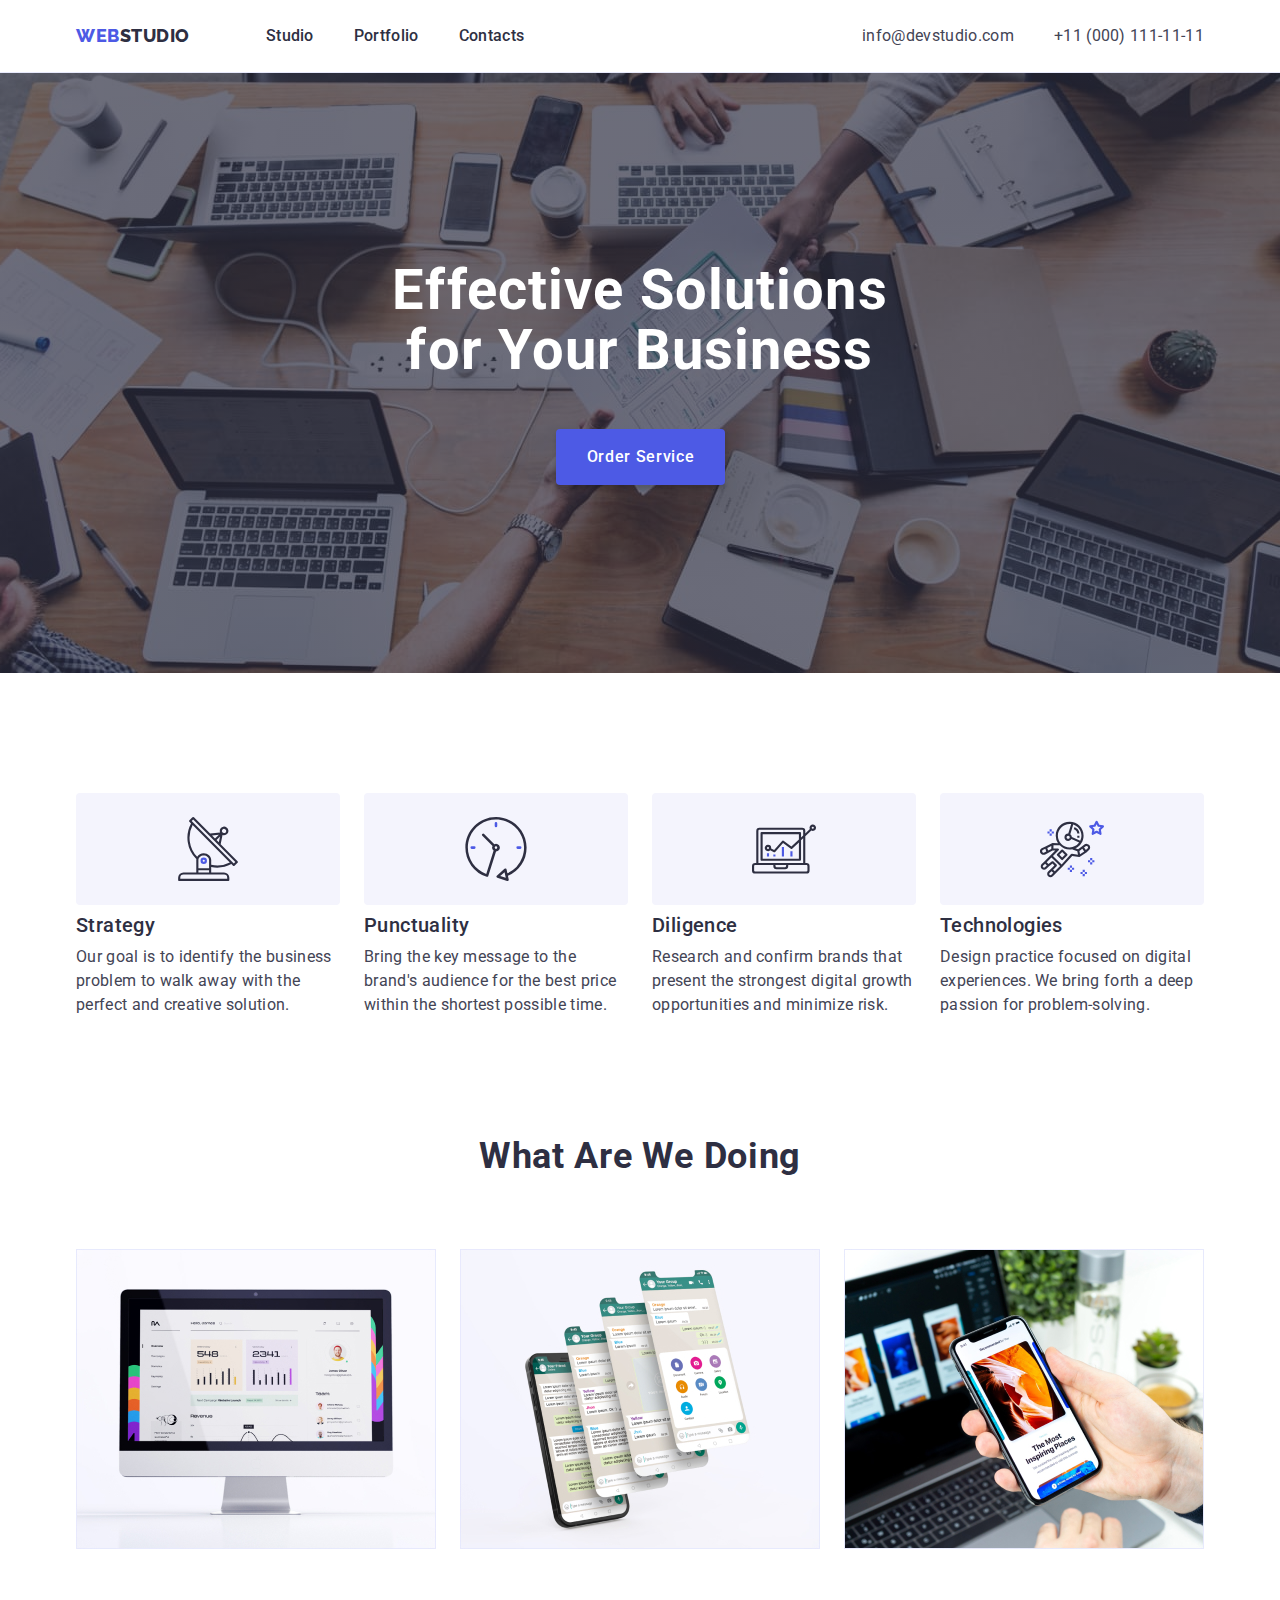
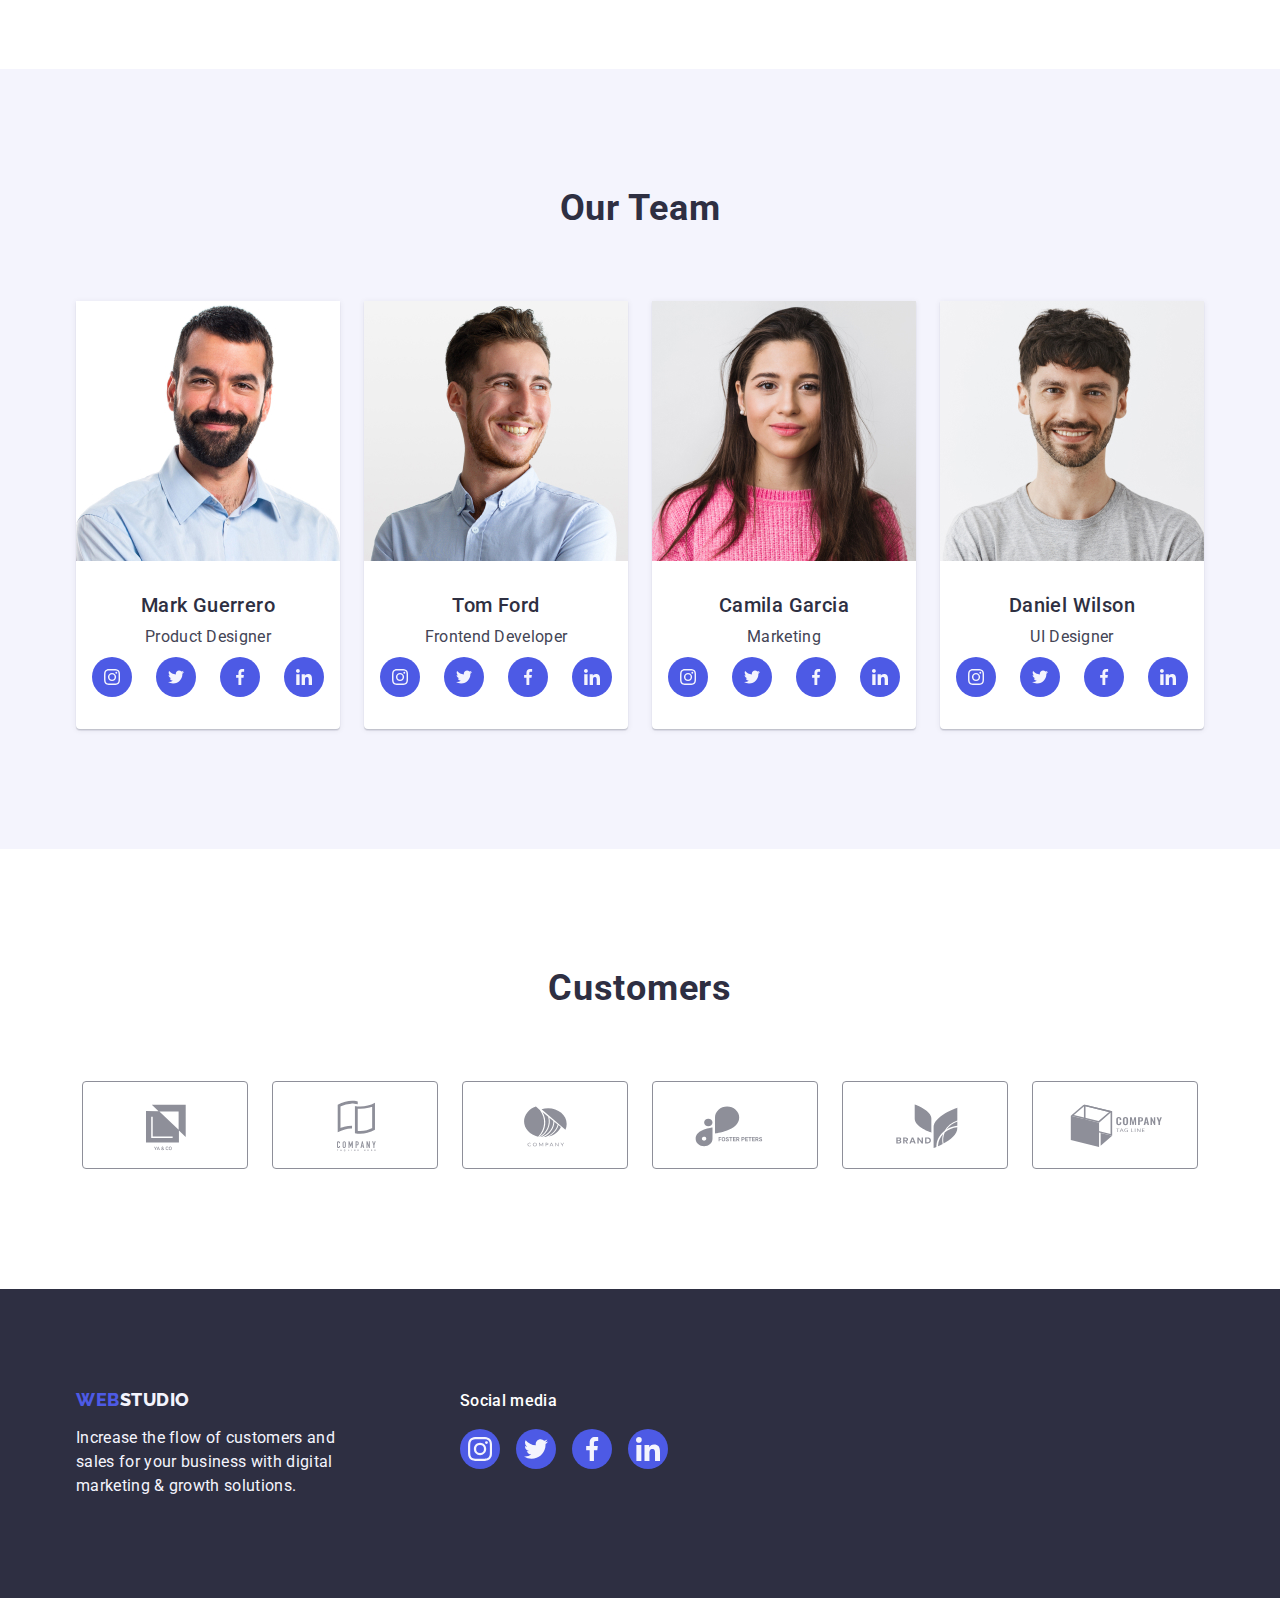
<file: index.html>
<!DOCTYPE html>
<html lang="en">
<head>
    <meta charset="UTF-8">
    <meta http-equiv="X-UA-Compatible" content="IE=edge">
    <meta name="viewport" content="width=device-width, initial-scale=1.0">
    <title>Web Studio</title>
    <link rel="preconnect" href="https://fonts.googleapis.com">
<link rel="preconnect" href="https://fonts.gstatic.com" crossorigin>
<link href="https://fonts.googleapis.com/css2?family=Raleway:wght@800&family=Roboto:wght@400;500;700&display=swap" rel="stylesheet">
<link
      rel="stylesheet"
      href="https://cdnjs.cloudflare.com/ajax/libs/modern-normalize/2.0.0/modern-normalize.min.css"
    />
<link rel="stylesheet" href="./css/styles.css">
</head>
<body>
    <header class="header">
        <div class="container header-container">
        <nav class="header-navigation">
        <a class="logo link" href="./index.html">Web<span class="logo-color">Studio</span></a>
        <ul class="list header-list">
            <li><a class="header-item link" href="./index.html">Studio</a></li>
            <li><a class="header-item link" href="./portfolio.html">Portfolio</a></li>
            <li><a class="header-item link" href="">Contacts</a>
            </li>
        </ul>
         </nav>
         <address class="header-address">
        <ul class="header-list-address list">
            <li><a class="header-link-address link" href="mailto:info@devstudio.com">info@devstudio.com</a></li>
            <li><a class="header-link-address link" href="tel:+110001111111">+11 (000) 111-11-11</a></li>
        </ul>
    </address>
</div>
    </header>
    <main>
<section class="main">
    <div class="container main-container ">
    <h1 class="main-title">Effective Solutions
        for Your Business</h1>
        <button class="main-btn page-main-btn" type="button">Order Service</button>
    </div>
</section>
<section class="wrapper">
    <div class="container wraper-container">
    <h2 class="wrapper-menu">Menu</h2>
<ul class="wrapper-soc-list list">
        <li class="wraper-soc-item">
            <div class="wraper-soc">
               <svg class="wraper-icon" width="64" height="64">
                <use href="./images/icons.svg#icon-antenna"></use>
               </svg>
        </div>
        <h3 class="wrapper-list-title">Strategy</h3>
        <p class="wrapper-list-text">Our goal is to identify the business
            problem to walk away with the perfect and creative solution. </p>
        </li>
        <li class="wraper-soc-item">
            <div class="wraper-soc">
               <svg class="wraper-icon" width="64" height="64">
                <use href="./images/icons.svg#icon-clock"></use>
               </svg>
        </div>
        <h3 class="wrapper-list-title">Punctuality</h3>
        <p class="wrapper-list-text">Bring the key message to the brand's audience for the best price within the shortest possible time.</p>
        </li>
        <li class="wraper-soc-item">
            <div class="wraper-soc">
               <svg class="wraper-icon" width="64" height="64">
                <use href="./images/icons.svg#icon-diagram"></use>
               </svg>
        </div>
        <h3 class="wrapper-list-title">Diligence</h3>
        <p class="wrapper-list-text">Research and confirm brands that present the strongest digital growth opportunities and minimize risk.</p>
        </li>
        <li class="wraper-soc-item">
            <div class="wraper-soc">
               <svg class="wraper-icon" width="64" height="64">
                <use href="./images/icons.svg#icon-astronaut"></use>
               </svg>
        </div>
        <h3 class="wrapper-list-title">Technologies</h3>
        <p class="wrapper-list-text">Design practice focused on digital experiences. We bring forth a deep passion for problem-solving.</p>
         </li>
</ul>
    </div>
</section>
<section class="services">
    <div class="container services-container">
    <h2 class="services-title">What are we doing</h2>
    <ul class="services-list list">
        <li class="services-item">
            <img src="./images/img1.jpg" alt="website on a computer" width="360">
        </li>
        <li class="services-item">
            <img src="./images/img2.jpg" alt="application options on the phone" width="360">
        </li>
        <li class="services-item">
            <img src="./images/img3.jpg" alt="view of the site on a computer and phone" width="360">
        </li>
    </ul>
</div>
</section>
<section class="team">
    <div class="container team-container">
    <h2 class="team-title">Our Team</h2>
    <ul class="team-list list">
        <li class="team-block">
            <img src="./images/mark.jpg" alt="Mark" width="264">
            <div class="team-description">
            <h3 class="team-item">Mark Guerrero</h3>
            <p class="team-item-text">Product Designer</p>
        <ul class="team-soc-list list">
            <li class="team-soc-item">
                <a href=""
                   class="team-soc-link link"
                   target="_blank"
                   rel="noopener norefferrer">
                   <svg class="team-soc-icon" width="16" height="16">
                    <use href="./images/icons.svg#icon-instagram"></use>
                   </svg>
                </a>
            </li>
            <li class="team-soc-item">
                <a href=""
                   class="team-soc-link link"
                   target="_blank"
                   rel="noopener norefferrer">
                   <svg class="team-soc-icon" width="16" height="16">
                    <use href="./images/icons.svg#icon-twitter"></use>
                   </svg>
                </a>
            </li>
            <li class="team-soc-item">
                <a href=""
                   class="team-soc-link link"
                   target="_blank"
                   rel="noopener norefferrer">
                   <svg class="team-soc-icon" width="16" height="16">
                    <use href="./images/icons.svg#icon-facebook"></use>
                   </svg>
                </a>
            </li>
            <li class="team-soc-item">
                <a href=""
                   class="team-soc-link link"
                   target="_blank"
                   rel="noopener norefferrer">
                   <svg class="team-soc-icon" width="16" height="16">
                    <use href="./images/icons.svg#icon-linkedin"></use>
                   </svg>
                </a>
            </li>
        </ul>
    </div>
        </li>
        <li class="team-block">
            <img src="./images/tom.jpg" alt="Tom" width="264">
            <div class="team-description">
            <h3 class="team-item">Tom Ford</h3>
            <p class="team-item-text">Frontend Developer</p>
            <ul class="team-soc-list list">
                <li class="team-soc-item">
                    <a href=""
                       class="team-soc-link link"
                       target="_blank"
                       rel="noopener norefferrer">
                       <svg class="team-soc-icon" width="16" height="16">
                        <use href="./images/icons.svg#icon-instagram"></use>
                       </svg>
                    </a>
                </li>
                <li class="team-soc-item">
                    <a href=""
                       class="team-soc-link link"
                       target="_blank"
                       rel="noopener norefferrer">
                       <svg class="team-soc-icon" width="16" height="16">
                        <use href="./images/icons.svg#icon-twitter"></use>
                       </svg>
                    </a>
                </li>
                <li class="team-soc-item">
                    <a href=""
                       class="team-soc-link link"
                       target="_blank"
                       rel="noopener norefferrer">
                       <svg class="team-soc-icon" width="16" height="16">
                        <use href="./images/icons.svg#icon-facebook"></use>
                       </svg>
                    </a>
                </li>
                <li class="team-soc-item">
                    <a href=""
                       class="team-soc-link link"
                       target="_blank"
                       rel="noopener norefferrer">
                       <svg class="team-soc-icon" width="16" height="16">
                        <use href="./images/icons.svg#icon-linkedin"></use>
                       </svg>
                    </a>
                </li>
            </ul>
    </div>
        </li>
        <li class="team-block">
            <img src="./images/camila.jpg" alt="Camila" width="264">
            <div class="team-description">
            <h3 class="team-item">Camila Garcia</h3>
            <p class="team-item-text">Marketing</p>
            <ul class="team-soc-list list">
                <li class="team-soc-item">
                    <a href=""
                       class="team-soc-link link"
                       target="_blank"
                       rel="noopener norefferrer">
                       <svg class="team-soc-icon" width="16" height="16">
                        <use href="./images/icons.svg#icon-instagram"></use>
                       </svg>
                    </a>
                </li>
                <li class="team-soc-item">
                    <a href=""
                       class="team-soc-link link"
                       target="_blank"
                       rel="noopener norefferrer">
                       <svg class="team-soc-icon" width="16" height="16">
                        <use href="./images/icons.svg#icon-twitter"></use>
                       </svg>
                    </a>
                </li>
                <li class="team-soc-item">
                    <a href=""
                       class="team-soc-link link"
                       target="_blank"
                       rel="noopener norefferrer">
                       <svg class="team-soc-icon" width="16" height="16">
                        <use href="./images/icons.svg#icon-facebook"></use>
                       </svg>
                    </a>
                </li>
                <li class="team-soc-item">
                    <a href=""
                       class="team-soc-link link"
                       target="_blank"
                       rel="noopener norefferrer">
                       <svg class="team-soc-icon" width="16" height="16">
                        <use href="./images/icons.svg#icon-linkedin"></use>
                       </svg>
                    </a>
                </li>
            </ul>
    </div>
        </li>
        <li class="team-block">
            <img src="./images/daniel.jpg" alt="Daniel" width="264"><div class="team-description">
            <h3 class="team-item">Daniel Wilson</h3>
            <p class="team-item-text">UI Designer</p>
            <ul class="team-soc-list list">
                <li class="team-soc-item">
                    <a href=""
                       class="team-soc-link link"
                       target="_blank"
                       rel="noopener norefferrer">
                       <svg class="team-soc-icon" width="16" height="16">
                        <use href="./images/icons.svg#icon-instagram"></use>
                       </svg>
                    </a>
                </li>
                <li class="team-soc-item">
                    <a href=""
                       class="team-soc-link link"
                       target="_blank"
                       rel="noopener norefferrer">
                       <svg class="team-soc-icon" width="16" height="16">
                        <use href="./images/icons.svg#icon-twitter"></use>
                       </svg>
                    </a>
                </li>
                <li class="team-soc-item">
                    <a href=""
                       class="team-soc-link link"
                       target="_blank"
                       rel="noopener norefferrer">
                       <svg class="team-soc-icon" width="16" height="16">
                        <use href="./images/icons.svg#icon-facebook"></use>
                       </svg>
                    </a>
                </li>
                <li class="team-soc-item">
                    <a href=""
                       class="team-soc-link link"
                       target="_blank"
                       rel="noopener norefferrer">
                       <svg class="team-soc-icon" width="16" height="16">
                        <use href="./images/icons.svg#icon-linkedin"></use>
                       </svg>
                    </a>
                </li>
            </ul>
    </div>
        </li>
     </ul>
    </div>
</section>
<section class="customers">
    <div class="container customers-container">
    <h2 class="customers-title">Customers</h2>
    <ul class="customers-list list">
        <li class="customers-item">
            <a href=""
            class="customers-link link"
            target="_blank"
            rel="noopener norefferrer">
            <svg class="customers-soc-icon" width="104" height="56">
                <use href="./images/icons.svg#icon-Logo"></use>
            </svg>
        </a>
        </li>
        <li class="customers-item">
            <a href=""
            class="customers-link link"
            target="_blank"
            rel="noopener norefferrer">
            <svg class="customers-soc-icon" width="104" height="56">
                <use href="./images/icons.svg#icon-logo2"></use>
            </svg>
        </a>
        </li>
        <li class="customers-item">
            <a href=""
            class="customers-link link"
            target="_blank"
            rel="noopener norefferrer">
            <svg class="customers-soc-icon" width="104" height="56">
                <use href="./images/icons.svg#icon-logo3"></use>
            </svg>
        </a>
        </li>
        <li class="customers-item">
            <a href=""
            class="customers-link link"
            target="_blank"
            rel="noopener norefferrer">
            <svg class="customers-soc-icon" width="104" height="56">
                <use href="./images/icons.svg#icon-logo4"></use>
            </svg>
            </a>
        </li>
        <li class="customers-item">
            <a href=""
            class="customers-link link"
            target="_blank"
            rel="noopener norefferrer">
            <svg class="customers-soc-icon" width="104" height="56">
                <use href="./images/icons.svg#icon-logo5"></use>
            </svg>
        </a>
        </li>
        <li class="customers-item">
            <a href=""
            class="customers-link link"
            target="_blank"
            rel="noopener norefferrer">
            <svg class="customers-soc-icon" width="104" height="56">
                <use href="./images/icons.svg#icon-logo6"></use>
            </svg>
        </a>
        </li>
    </ul>
</div>
</section>
    </main>
    <footer class="footer">
        <div class="container footer-container">
            <div class="footer-composition">
        <a class="logo-footer logo link" href="./index.html">Web<span class="logo-color-footer">Studio</span></a>
        <p class="footer-text">Increase the flow of customers and sales for your business with digital marketing & growth solutions.</p>
    </div>
        <div class="footer-soc">
        <p class="footer-soc-text">Social media</p>
        <ul class="footer-soc-list list">
            <li class="footer-soc-item">
                <a href="" class="footer-soc-link link"
                target="_blank"
                rel="noopener norefferrer">
                <svg class="footer-soc-icon" width="24" height="24">
                    <use href="./images/icons.svg#icon-instagram">
                    </use>
                </svg>
            </a>
            </li>
            <li class="footer-soc-item">
                <a href="" class="footer-soc-link link"
                target="_blank"
                rel="noopener norefferrer">
                <svg class="footer-soc-icon" width="24" height="24">
                    <use href="./images/icons.svg#icon-twitter">
                    </use>
                </svg>
                </a>
            </li>
            <li class="footer-soc-item">
                <a href="" class="footer-soc-link link"
                target="_blank"
                rel="noopener norefferrer">
                <svg class="footer-soc-icon" width="24" height="24">
                    <use href="./images/icons.svg#icon-facebook">
                    </use>
                </svg>
            </a>
            </li>
            <li class="footer-soc-item">
                <a href="" class="footer-soc-link link"
                target="_blank"
                rel="noopener norefferrer">
                <svg class="footer-soc-icon" width="24" height="24">
                    <use href="./images/icons.svg#icon-linkedin">
                    </use>
                </svg>
            </a>
            </li>
        </ul>
    </div>
    </div>
    </footer>
</body>
</html>
</file>
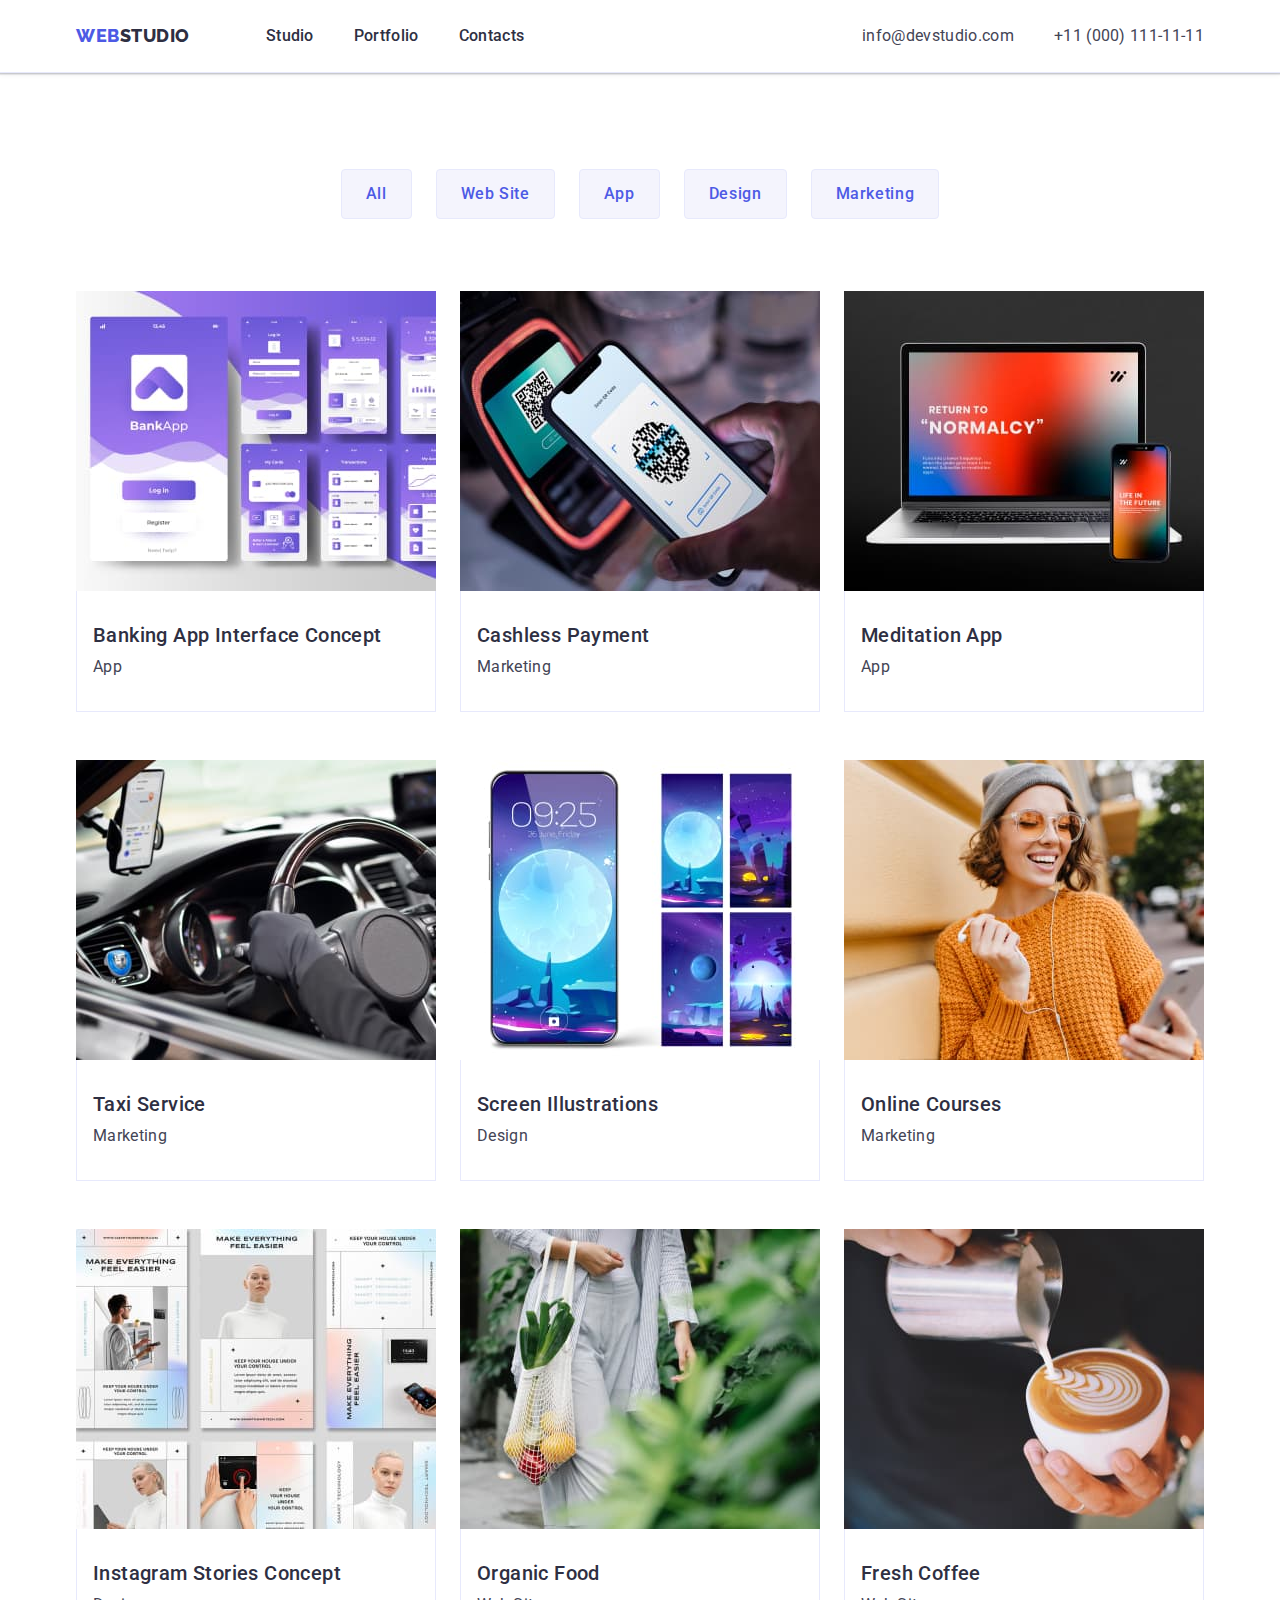
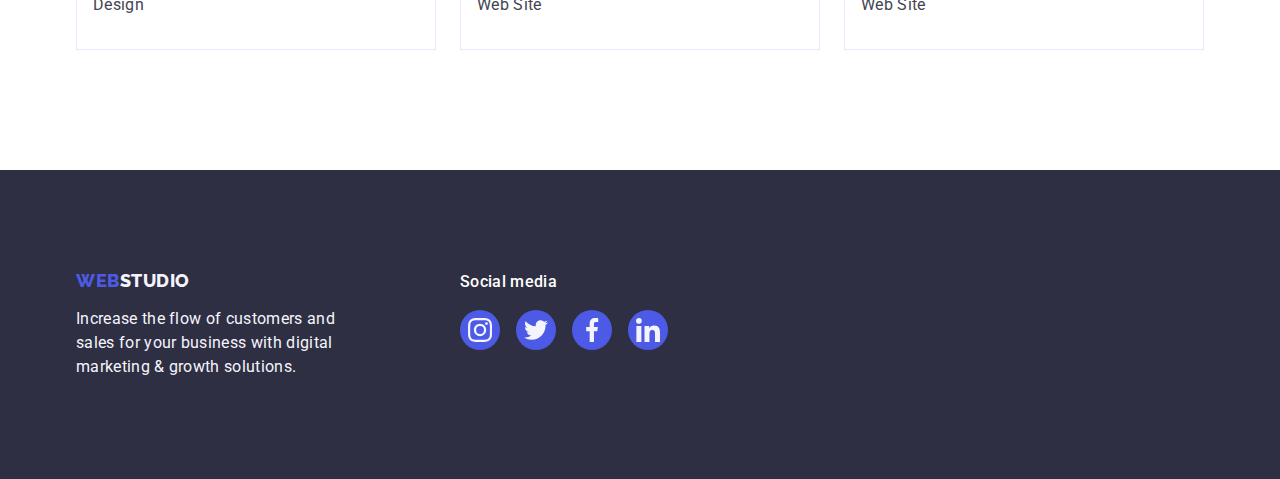
<file: portfolio.html>
<!DOCTYPE html>
<html lang="en">
<head>
    <meta charset="UTF-8">
    <meta http-equiv="X-UA-Compatible" content="IE=edge">
    <meta name="viewport" content="width=device-width, initial-scale=1.0">
    <title>Portfolio</title>
    <link rel="preconnect" href="https://fonts.googleapis.com"/>
<link rel="preconnect" href="https://fonts.gstatic.com"/>
<link href="https://fonts.googleapis.com/css2?family=Raleway:wght@800&family=Roboto:wght@400;500;700&display=swap" rel="stylesheet"/>
<link rel="stylesheet" href="https://cdnjs.cloudflare.com/ajax/libs/modern-normalize/2.0.0/modern-normalize.min.css"/>
    <link rel="stylesheet" href="./css/styles.css"/>
</head>
<body>
    <header class="header">
        <div class="container header-container">
        <nav class="header-navigation">
            <a class="logo link" href="./index.html">Web<span class="logo-color">Studio</span></a>
        <ul class="list header-list">
            <li><a class="link header-item" href="./index.html">Studio</a></li>
            <li><a class="link header-item" href="./portfolio.html">Portfolio</a></li>
            <li><a class="link header-item" href="">Contacts</a></li>
        </ul>
         </nav>
         <address class="header-address">
            <ul class="header-list-address list">
                <li><a class="header-link-address link" href="mailto:info@devstudio.com">info@devstudio.com</a></li>
                <li><a class="header-link-address link" href="tel:+110001111111">+11 (000) 111-11-11</a></li>
            </ul>
    </address>
        </div>
</header>
<main>
<section class="section">
    <div class="container">
<h1 hidden>Menu</h1>
    <ul class="section-list list">
        <li>
            <button class="section-btn" type="button">All</button>
        </li>
        <li>
            <button class="section-btn" type="button">Web Site</button>
        </li>
        <li>
            <button class="section-btn" type="button">App</button>
        </li>
        <li>
            <button class="section-btn" type="button">Design</button>
        </li>
        <li>
            <button class="section-btn" type="button">Marketing</button>
        </li>
    </ul>
    <ul class="cards-list list">
        <li class="cards-item">
            <a class="card-item link" href="">
            <img src="./images/bankingapp.jpg" alt="Banking App" width="360">
            <div class="card-description">
            <h2 class="card-title">Banking App Interface Concept</h2>
            <p class="card-text">App</p>
            </div></a>
        </li>
        <li class="cards-item">
            <a class="card-item link" href="">
                <img src="./images/payment.jpg" alt="Payment" width="360">
                <div class="card-description">
                <h2 class="card-title">Cashless Payment</h2>
                <p class="card-text">Marketing</p>
            </div>
            </a>
        </li>
        <li class="cards-item">
            <a class="card-item link" href="">
                <img src="./images/meditationapp.jpg" alt="Meditation App" width="360">
                <div class="card-description">
                <h2 class="card-title">Meditation App</h2>
                <p class="card-text">App</p>
            </div>
            </a>
        </li>
        <li class="cards-item">
            <a class="card-item link" href="">
                <img src="./images/taxiservice.jpg" alt="Taxi Service" width="360">
                <div class="card-description">
                <h2 class="card-title">Taxi Service</h2>
                <p class="card-text">Marketing</p>
                </div>
            </a>
        </li>
        <li class="cards-item">
            <a class="card-item link" href="">
                <img src="./images/screenillustrations.jpg" alt="Screen illustrations" width="360">
                <div class="card-description">
                <h2 class="card-title">Screen Illustrations</h2>
                <p class="card-text">Design</p>
            </div>
            </a>
        </li>
        <li class="cards-item">
            <a class="card-item link" href="">
                <img src="./images/onlinecourses.jpg" alt="Online courses" width="360">
                <div class="card-description">
                <h2 class="card-title">Online Courses</h2>
                <p class="card-text">Marketing</p>
            </div>
            </a>
        </li>
        <li class="cards-item">
            <a class="card-item link" href="">
                <img src="./images/instagram.jpg" alt="Instagram Stories Concept" width="360">
                <div class="card-description">
                <h2 class="card-title">Instagram Stories Concept</h2>
                <p class="card-text">Design</p>
            </div>
            </a>
        </li>
        <li class="cards-item">
            <a class="card-item link" href="">
                <img src="./images/organicfood.jpg" alt="Organic Food" width="360">
                <div class="card-description">
                <h2 class="card-title">Organic Food</h2>
                <p class="card-text">Web Site</p>
            </div>
            </a>
        </li>
        <li class="cards-item">
            <a class="card-item link" href="">
                <img src="./images/coffee.jpg" alt="Fresh Coffee" width="360">
                <div class="card-description">
                <h2 class="card-title">Fresh Coffee</h2>
                <p class="card-text">Web Site</p>
            </div>
            </a>
        </li>
     </ul>
</div>
</section>
</main>
<footer class="footer">
    <div class="container footer-container">
        <div class="footer-composition">
    <a class="logo-footer logo link" href="./index.html">Web<span class="logo-color-footer">Studio</span></a>
    <p class="footer-text">Increase the flow of customers and sales for your business with digital marketing & growth solutions.</p>
</div>
    <div class="footer-soc">
    <p class="footer-soc-text">Social media</p>
    <ul class="footer-soc-list list">
        <li class="footer-soc-item">
            <a href="" class="footer-soc-link link"
            target="_blank"
            rel="noopener norefferrer">
            <svg class="footer-soc-icon" width="24" height="24">
                <use href="./images/icons.svg#icon-instagram">
                </use>
            </svg>
        </a>
        </li>
        <li class="footer-soc-item">
            <a href="" class="footer-soc-link link"
            target="_blank"
            rel="noopener norefferrer">
            <svg class="footer-soc-icon" width="24" height="24">
                <use href="./images/icons.svg#icon-twitter">
                </use>
            </svg>
            </a>
        </li>
        <li class="footer-soc-item">
            <a href="" class="footer-soc-link link"
            target="_blank"
            rel="noopener norefferrer">
            <svg class="footer-soc-icon" width="24" height="24">
                <use href="./images/icons.svg#icon-facebook">
                </use>
            </svg>
        </a>
        </li>
        <li class="footer-soc-item">
            <a href="" class="footer-soc-link link"
            target="_blank"
            rel="noopener norefferrer">
            <svg class="footer-soc-icon" width="24" height="24">
                <use href="./images/icons.svg#icon-linkedin">
                </use>
            </svg>
        </a>
        </li>
    </ul>
</div>
</div>
</footer>
</body>
</html>
</file>
<file: css/styles.css>
body {
    font-family: 'Roboto', sans-serif;
    color: #434455;
    background-color: var(--first-background);
}
p, h1, h2, h3, h4, h5, h6 {
    margin: 0;
}
ul, ol {
    margin: 0;
    padding: 0;
}
img {
    display: block;
}
.container {
    width: 1158px;
    padding-left: 15px;
    padding-right: 15px;
    margin: 0 auto;
   
}
:root {
    --title-color: #2E2F42;
    --text-color: #434455;
    --first-background: #FFFFFF;
    --second-background: #2E2F42;
}
.list {
    list-style: none;
}
.link {
    text-decoration: none;
}
/* --------------header--------- */
.header {
border-bottom: 1px solid #E7E9FC;
box-shadow: 0px 2px 1px rgba(46, 47, 66, 0.08), 0px 1px 1px rgba(46, 47, 66, 0.16), 0px 1px 6px rgba(46, 47, 66, 0.08);
}

.logo {
    font-family: 'Raleway', sans-serif;
    font-weight: 800;
    font-size: 18px;
    line-height: 1.17;
    display: flex;
    align-items: center;
    letter-spacing: 0.03em;
    text-transform: uppercase;
    color: #4D5AE5;
    margin-right: 76px;
}
.logo-color{
    font-family: 'Raleway',sans-serif;
    font-weight: 800;
    font-size: 18px;
    line-height: 1.17;
    display: flex;
    align-items: center;
    letter-spacing: 0.03em;
    text-transform: uppercase;
    color: #2E2F42;
    
}

.header-container {
    display: flex;
    padding: 0 15px
    
}
.header-navigation {
    display: flex;
    align-items: center;
}
.header-list {
    display: flex;
    align-items: center;
    gap: 40px;
}
.header-item {
    padding-top: 24px;
    font-weight: 500;
    font-size: 16px;
    line-height: 1.5;
    letter-spacing: 0.02em;
     color: var(--title-color);
     padding-bottom: 24px;
     
}

.header-item:hover,
 .header-item:focus {
    color: #404BBF;
    text-decoration: underline;
}
.header-address {
    font-style: normal;
    margin-left: auto;
}
.header-list-address {
    display: flex;
    align-items: center;
    gap: 40px;
    padding-top: 24px;
    padding-bottom: 24px;
}
.header-link-address {
    font-size: 16px;
    font-style: normal;
    line-height: 1.5;
    letter-spacing: 0.02em;
    color: var(--text-color);
}
.header-link-address:hover, 
.header-link-address:focus {
    color: #404BBF;
}
/* --------------section--------- */
.section {
    padding-top: 96px; padding-bottom: 120px;
}
.section-list {
    gap: 24px;
    display: flex;
    justify-content: center;
    margin-bottom: 72px;

}
.section-btn {
    font-family:inherit;
    font-weight: 500;
    font-size: 16px;
    line-height: 1.5;
    text-align: center;
    letter-spacing: 0.04em;
    color: #4D5AE5;
    background: #F4F4FD;
    border: 1px solid #E7E9FC;
    border-radius: 4px;
    cursor: pointer;
    padding: 12px 24px
    
   
}
.section-btn:hover {
    background-color: #4D5AE5;
    color: #FFFFFF;
    border: 1px solid transparent;
    box-shadow: 0px 3px 1px rgba(0, 0, 0, 0.1), 0px 2px 1px rgba(0, 0, 0, 0.08), 0px 2px 2px rgba(0, 0, 0, 0.12); 
}
.section-btn:focus{
    background-color: #404BBF;
    color: #FFFFFF;
    border: 1px solid transparent; 
    box-shadow: 0px 3px 1px rgba(0, 0, 0, 0.1), 0px 2px 1px rgba(0, 0, 0, 0.08), 0px 2px 2px rgba(0, 0, 0, 0.12); 
}

    /* --------------main--------- */
.main {
    background: var(--second-background);
    padding-top: 188px;
    padding-bottom: 188px;
    background-image:
        linear-gradient(rgba(46, 47, 66, 0.7), rgba(46, 47, 66, 0.7)), url(../images/img-name.jpg);
    max-width: 1440px;
    background-repeat: no-repeat;
    background-position: center;
    background-size: cover;
}

.main-title {
    font-size: 56px;
    line-height: 1.07;
    text-align: center;
    letter-spacing: 0.02em;
    color: #FFFFFF;
   max-width: 496px;
   height: 120px;
   margin-bottom: 48px;
   padding-left: 316px;
   padding-right: 316px;
   box-sizing: content-box;
}
.page-main-btn {
    font-family:inherit;
    font-weight: 500;
    font-size: 16px;
    line-height: 1.5;
    letter-spacing: 0.04em;
    color: #FFFFFF;
    background: #4D5AE5;
    box-shadow: 0px 4px 4px rgba(0, 0, 0, 0.15);
    border-radius: 4px;
    cursor: pointer;
    border: none;
    
}
.main-btn {
    min-width: 169px;
    height: 56px;
   margin-right: 479px;
    margin-left: 480px;
    display: block;
    

}

.main-btn:hover, .main-btn:focus {
    background-color: #404BBF;
    
}

 /* --------------wraper--------- */
 .wrapper {
    padding: 120px 0;
 }
 .wraper-container {
    display: flex;
    justify-content: center;
    align-items: center;
    
 }
 .wraper-soc {
    display: flex;
    align-items: center;
    justify-content: center;
    height: 112px;
    background-color: #f4f4fd;
    border-radius: 4px;
    margin-bottom: 8px;
 }
 .wrapper-soc-list {
    display: flex;
    align-items: center;
    flex-wrap: wrap; 
    gap: 24px;
}

.wraper-soc-item {
    width: 264px;
    
}
.wraper-soc-link {
    width: 100%;
    height: 100%;
    display: flex;
    justify-content: center;
   align-items: center;
}

 .wrapper-menu {
  position: absolute;
  width: 1px;
  height: 1px;
  margin: -1px;
  border: 0;
  padding: 0;
  white-space: nowrap;
  clip-path: inset(100%);
  clip: rect(0 0 0 0);
  overflow: hidden;
}

.wrapper-list-title {
    font-weight: 500;
    font-size: 20px;
    line-height: 1.2;
    letter-spacing: 0.02em;
    color:var(--title-color);
    margin-bottom: 8px;
    
}
.wrapper-list-text {
    font-size: 16px;
    line-height: 1.5;
    letter-spacing: 0.02em;
    max-width: 264px;
    
}
/* ------------services----------- */
.services {
    padding-bottom: 120px;
}
.services-container {
    display: flex;
    flex-wrap: wrap;
    justify-content: center;
    
}
.services-title {
    font-size: 36px;
    line-height: 1.11;
    text-align: center;
    letter-spacing: 0.02em;
    text-transform: capitalize;
    color:var(--title-color);
    margin-bottom: 72px;
    min-width: 323px;
    
    
    
}
.services-list {
    
    display: flex;
    gap: 24px;
    
}

/* ------------team----------- */
.team {
    padding: 120px 0;
    background-color: #F4F4FD
}
.team-container {
    display: flex;
    flex-wrap: wrap;
    justify-content: center;
}
.team-soc-list {
    display: flex;
    justify-content: center;
    gap: 24px;
}
.team-soc-item {
    width: 40px;
    height: 40px;
}
.team-soc-link {
    width: 100%;
    height: 100%;
    background-color: #4D5AE5;
    border-radius: 50%;
    display: flex;
    align-items: center;
    justify-content: center;
}
.team-soc-link:hover {
    background-color: #404bbf;;
}
.team-soc-link:focus {
    background-color: #404bbf;;
}
.team-soc-icon {
    fill: #f4f4fd ;
}
.team-block {
    background-color: var(--first-background);
}
.team-list {
    display: flex;
    gap: 24px;
    
}
.team-title {
    font-size: 36px;
    line-height: 1.11;
    text-align: center;
    letter-spacing: 0.02em;
    text-transform: capitalize;
    color: var(--title-color);
    min-width: 162px;
    margin-bottom: 72px;
    
}
.team-description {
    padding: 32px 16px;

}
.team-block {
    width: calc(100%-72px)/4;
    border-radius: 0px 0px 4px 4px;
    box-shadow: 0px 1px 6px rgba(46, 47, 66, 0.08), 0px 1px 1px rgba(46, 47, 66, 0.16), 0px 2px 1px rgba(46, 47, 66, 0.08);
}
.team-item {
    font-weight: 500;
    font-size: 20px;
    line-height: 1.2;
    text-align: center;
    letter-spacing: 0.02em;
    color: var(--title-color);
    margin-bottom: 8px;
}
.team-item-text {
    font-size: 16px;
    line-height: 1.5;
    text-align: center;
    letter-spacing: 0.02em;
    margin-bottom: 8px;
}
.customers {
    padding: 120px 0;
}
.customers-container {
    display: flex;
    align-items: center;
    flex-wrap: wrap;
    justify-content: center;

}
.customers-title {
    font-size: 36px;
    line-height: 1.11;
    text-align: center;
    letter-spacing: 0.02em;
    text-transform: capitalize;
    color: var(--title-color);
    min-width: 183px;
    margin-bottom: 72px;
    
}
.customers-list {
    display: flex;
    gap: 24px;
}
.customers-item {
    width: calc(100% - 120px) / 6;
    height: 88px;
}
.customers-link {
    width: 100%;
    height: 100%;
    border: 1px solid #8E8F99;
    border-radius: 4px;
    display: flex;
    align-items: center;
    justify-content: center;
    fill: #8E8F99;
    color: #8e8f99; ;
}
.customers-soc-icon {
    width: 164px;
    height: 88px;
    padding: 16px 32px;
    fill: currentColor;
}
.customers-link:hover, .customers-link:focus {
    border-color: #404BBF;
    color: #404bbf; 
}



.cards-list {
    display: flex;
    flex-wrap: wrap;
    column-gap: 24px;
    row-gap: 48px;
    
}
.cards-item {
    background-color: var(--first-background);
     width: calc((100% - 48px) / 3);
}

.card-title {
    font-weight: 500;
    font-size: 20px;
    line-height: 1.2;
    letter-spacing: 0.02em;
    color:var(--title-color);
    margin-bottom: 8px;
    
}
.card-item {
    display: block;
}
.card-item:hover, .card-item:focus {
    box-shadow: 0px 1px 6px rgba(46, 47, 66, 0.08), 0px 1px 1px rgba(46, 47, 66, 0.16), 0px 2px 1px rgba(46, 47, 66, 0.08);
}

.card-text {
    font-size: 16px;
    line-height: 1.5;
    letter-spacing: 0.02em;
    color:var(--text-color);
}
.card-description {
    padding: 32px 16px;
    border: 1px solid #E7E9FC;
    border-top: none;
}
/* ------------footer----------- */
.footer {
    background: var(--second-background);
    padding-top: 100px;
    padding-bottom: 100px;
    
    
}
.footer-container {
   display: flex;
   align-items: baseline;
   
}

.footer-text {
    font-size: 16px;
    line-height: 1.5;
    letter-spacing: 0.02em;
    color: #F4F4FD;
    max-width: 264px;
    
    
}
.logo-footer {
    margin-bottom: 16px;
    display: inline-block;
}
.logo-color-footer{
    color: #F4F4FD;

}
.footer-soc-text {
    font-weight: 500;
    font-size: 16px;
    line-height: 1.5;
    letter-spacing: 0.02em;
    color: var(--first-background);
    margin-bottom: 16px;
}
.footer-soc-list {
    display: flex;
    justify-content: center;
    gap: 16px;
}

.footer-soc-item {
    width: 40px;
    height: 40px;
}
.footer-soc-link {
    width: 100%;
    height: 100%;
    background-color: #4D5AE5;
    border-radius: 50%;
    display: flex;
    justify-content: center;
    align-items: center;
}

.footer-soc-icon {
    fill: #f4f4fd ;
}
.footer-soc-link:hover {
    background-color: #31d0aa;

}
.footer-soc-link:focus {
    background-color: #31d0aa;
}
.footer-composition {
    margin-right: 120px;
}
</file>
